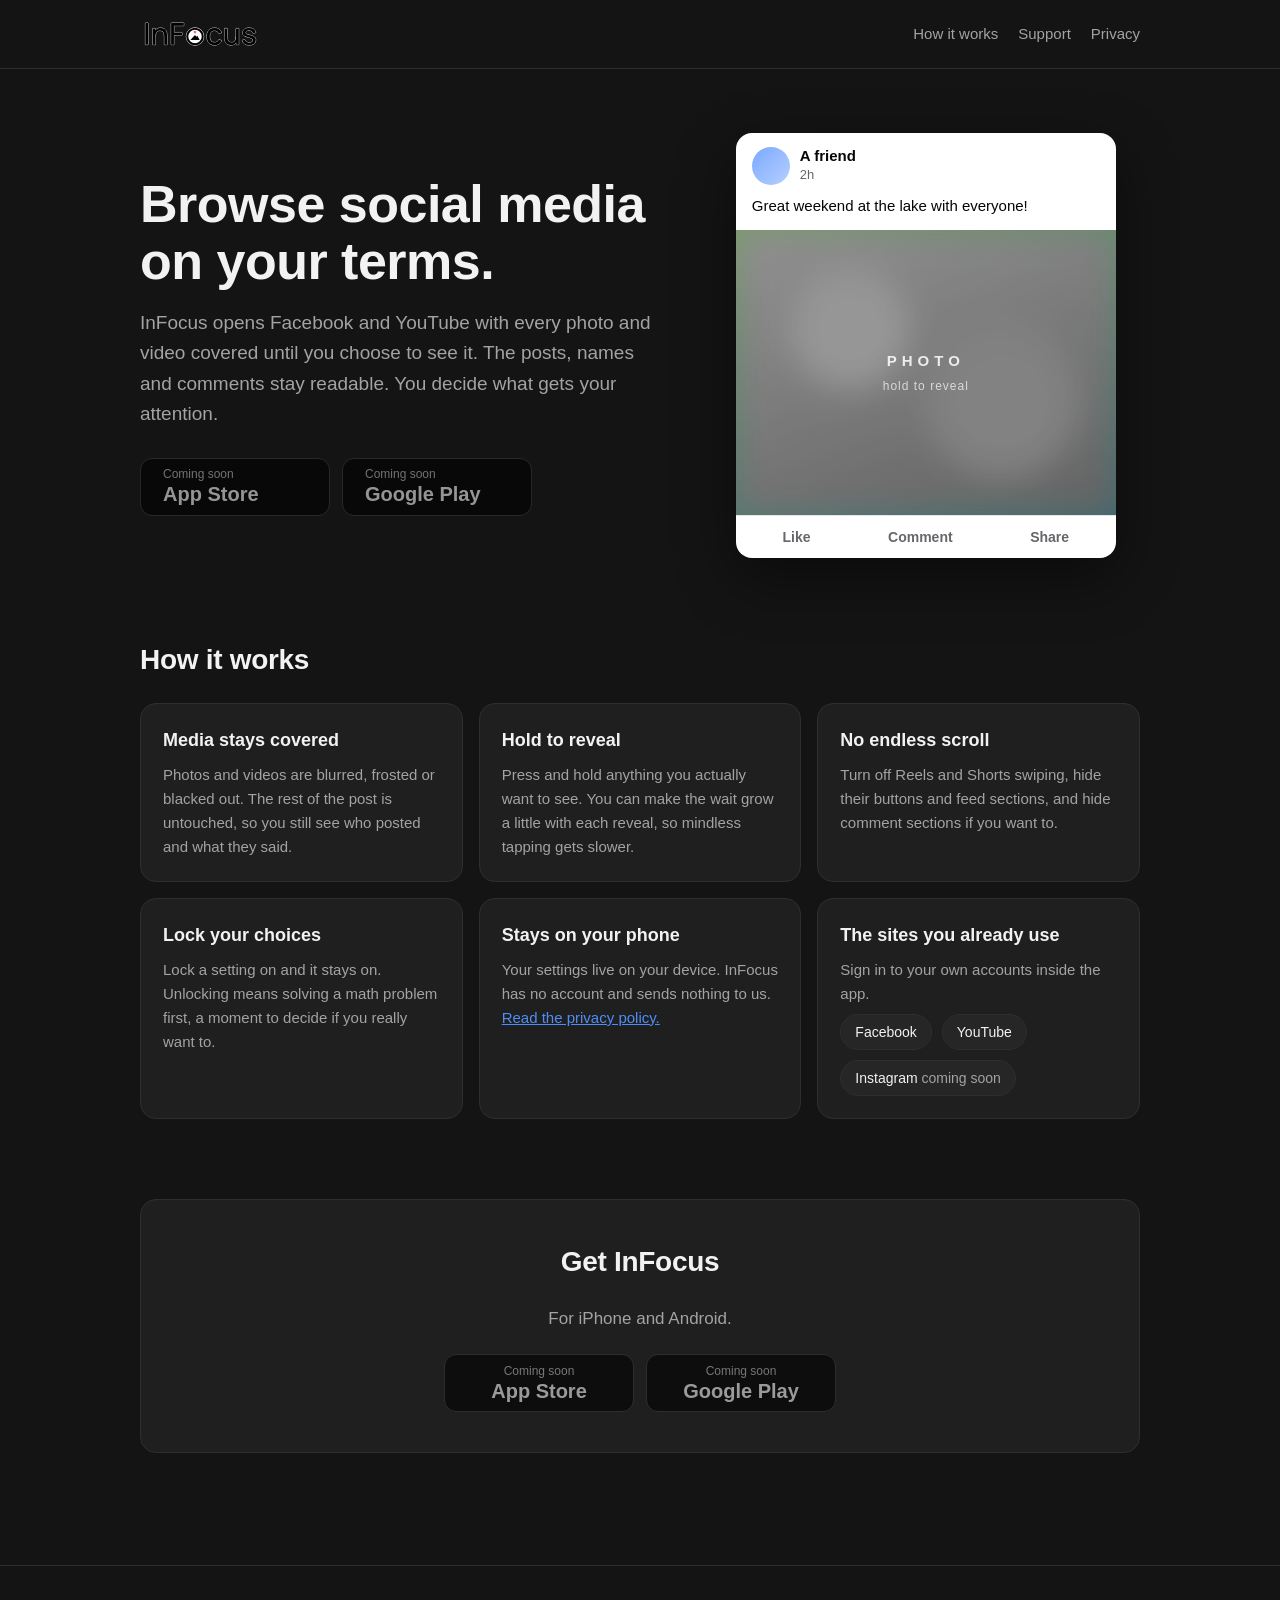
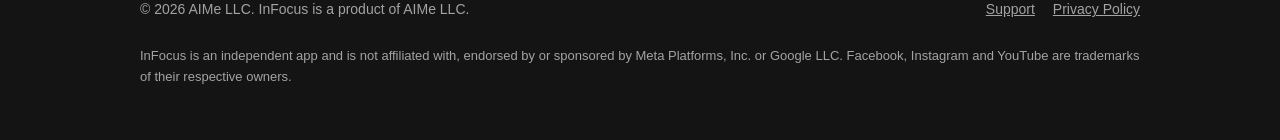
<file: index.html>
<!doctype html>
<html lang="en">
<head>
  <meta charset="utf-8">
  <meta name="viewport" content="width=device-width, initial-scale=1">
  <title>InFocus: browse social media on your terms</title>
  <meta name="description" content="InFocus covers the photos and videos in Facebook and YouTube until you choose to see them, and turns off the endless-scroll features built to keep you hooked.">
  <link rel="icon" type="image/png" sizes="32x32" href="/assets/favicon-32.png">
  <link rel="icon" type="image/png" sizes="192x192" href="/assets/icon-192.png">
  <link rel="apple-touch-icon" sizes="180x180" href="/assets/apple-touch-icon.png">
  <meta property="og:title" content="InFocus">
  <meta property="og:description" content="Browse Facebook and YouTube on your terms. Media stays covered until you choose to see it.">
  <meta property="og:url" content="https://iaminfocus.me/">
  <meta name="theme-color" content="#141414">
  <link rel="stylesheet" href="/assets/style.css">
</head>
<body>
  <header class="site-header">
    <div class="wrap">
      <a class="brand" href="/" aria-label="InFocus home"><img src="/assets/logo.svg" alt="InFocus"></a>
      <nav class="nav" aria-label="Main">
        <a href="/#how" class="hide-sm">How it works</a>
        <a href="/support/">Support</a>
        <a href="/privacy/">Privacy</a>
      </nav>
    </div>
  </header>

  <main>
    <section class="hero">
      <div class="wrap">
        <div>
          <h1>Browse social media on your terms.</h1>
          <p class="lede">InFocus opens Facebook and YouTube with every photo and video covered until you choose to see it. The posts, names and comments stay readable. You decide what gets your attention.</p>
          <div class="store-row">
            <a class="store-btn" data-store="appStore" aria-disabled="true"><span class="store-sub">Download on the</span><span class="store-name">App Store</span></a>
            <a class="store-btn" data-store="googlePlay" aria-disabled="true"><span class="store-sub">Get it on</span><span class="store-name">Google Play</span></a>
          </div>
        </div>

        <div class="demo" aria-label="Example: a post with its photo covered">
          <div class="demo-head">
            <div class="demo-avatar"></div>
            <div><div class="demo-name">A friend</div><div class="demo-time">2h</div></div>
          </div>
          <div class="demo-text">Great weekend at the lake with everyone!</div>
          <div class="demo-media">
            <div class="demo-cover"><b>PHOTO</b><span>hold to reveal</span></div>
          </div>
          <div class="demo-actions"><span>Like</span><span>Comment</span><span>Share</span></div>
        </div>
      </div>
    </section>

    <section id="how">
      <div class="wrap">
        <h2>How it works</h2>
        <div class="grid">
          <div class="card">
            <h3>Media stays covered</h3>
            <p>Photos and videos are blurred, frosted or blacked out. The rest of the post is untouched, so you still see who posted and what they said.</p>
          </div>
          <div class="card">
            <h3>Hold to reveal</h3>
            <p>Press and hold anything you actually want to see. You can make the wait grow a little with each reveal, so mindless tapping gets slower.</p>
          </div>
          <div class="card">
            <h3>No endless scroll</h3>
            <p>Turn off Reels and Shorts swiping, hide their buttons and feed sections, and hide comment sections if you want to.</p>
          </div>
          <div class="card">
            <h3>Lock your choices</h3>
            <p>Lock a setting on and it stays on. Unlocking means solving a math problem first, a moment to decide if you really want to.</p>
          </div>
          <div class="card">
            <h3>Stays on your phone</h3>
            <p>Your settings live on your device. InFocus has no account and sends nothing to us. <a href="/privacy/">Read the privacy policy.</a></p>
          </div>
          <div class="card">
            <h3>The sites you already use</h3>
            <p>Sign in to your own accounts inside the app.</p>
            <div class="sites">
              <span class="pill">Facebook</span>
              <span class="pill">YouTube</span>
              <span class="pill">Instagram <i>coming soon</i></span>
            </div>
          </div>
        </div>
      </div>
    </section>

    <section>
      <div class="wrap">
        <div class="cta">
          <h2>Get InFocus</h2>
          <p>For iPhone and Android.</p>
          <div class="store-row">
            <a class="store-btn" data-store="appStore" aria-disabled="true"><span class="store-sub">Download on the</span><span class="store-name">App Store</span></a>
            <a class="store-btn" data-store="googlePlay" aria-disabled="true"><span class="store-sub">Get it on</span><span class="store-name">Google Play</span></a>
          </div>
        </div>
      </div>
    </section>
  </main>

  <footer class="site-footer">
    <div class="wrap">
      <span>&copy; <span id="year">2026</span> AIMe LLC. InFocus is a product of AIMe LLC.</span>
      <nav aria-label="Footer"><a href="/support/">Support</a><a href="/privacy/">Privacy Policy</a></nav>
      <p class="disclaimer">InFocus is an independent app and is not affiliated with, endorsed by or sponsored by Meta Platforms, Inc. or Google LLC. Facebook, Instagram and YouTube are trademarks of their respective owners.</p>
    </div>
  </footer>

  <script src="/assets/links.js"></script>
  <script src="/assets/site.js"></script>
</body>
</html>
</file>
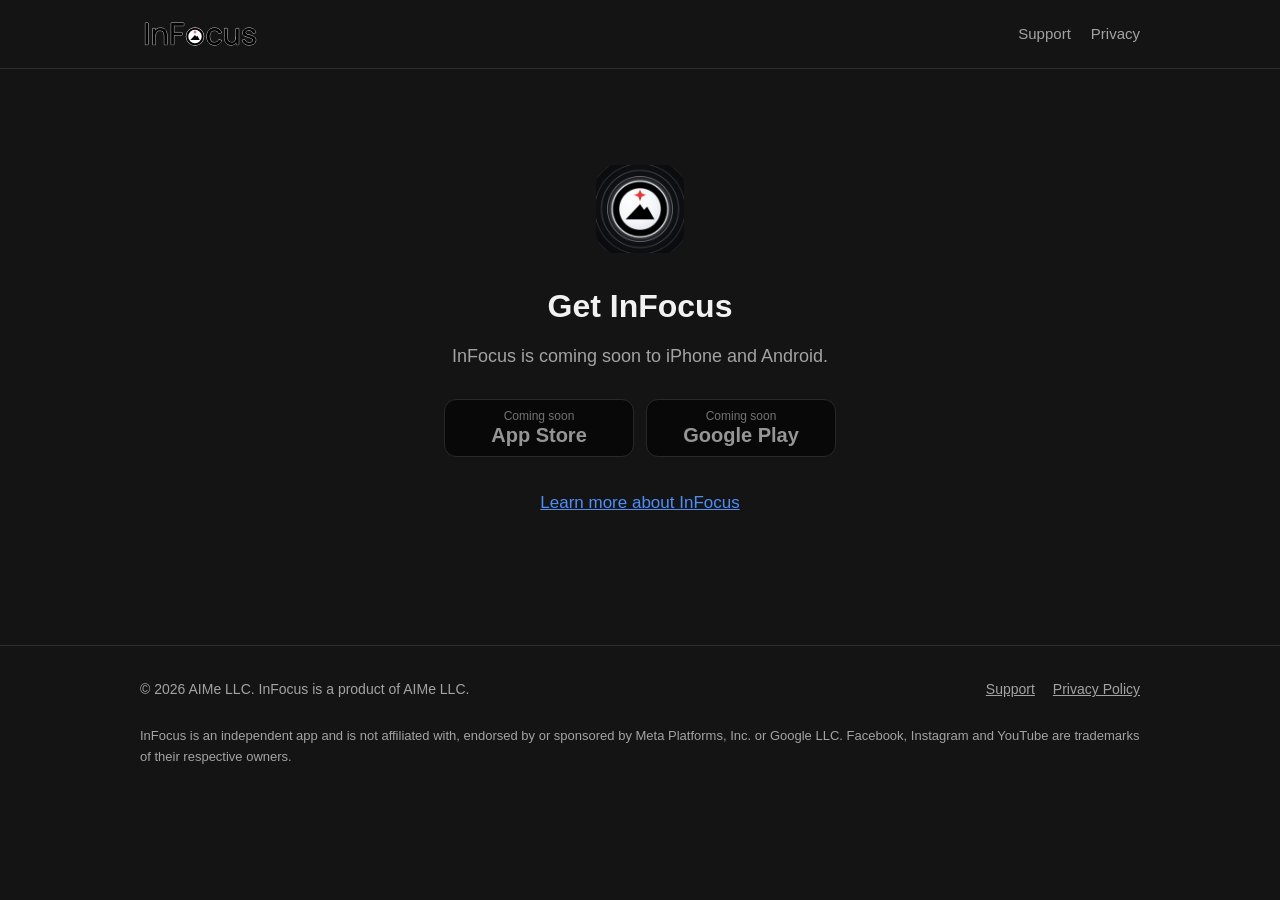
<file: download/index.html>
<!doctype html>
<html lang="en">
<head>
  <meta charset="utf-8">
  <meta name="viewport" content="width=device-width, initial-scale=1">
  <title>Download InFocus</title>
  <meta name="description" content="Download InFocus for iPhone or Android. This link opens the right store for your phone.">
  <link rel="icon" type="image/png" sizes="32x32" href="/assets/favicon-32.png">
  <link rel="icon" type="image/png" sizes="192x192" href="/assets/icon-192.png">
  <link rel="apple-touch-icon" sizes="180x180" href="/assets/apple-touch-icon.png">
  <meta property="og:title" content="Download InFocus">
  <meta property="og:description" content="Browse Facebook and YouTube on your terms. Get InFocus for iPhone or Android.">
  <meta property="og:url" content="https://iaminfocus.me/download/">
  <meta name="theme-color" content="#141414">
  <link rel="stylesheet" href="/assets/style.css">
  <!-- links.js loads in the head so the redirect can fire before the page paints. -->
  <script src="/assets/links.js"></script>
</head>
<body data-download>
  <header class="site-header">
    <div class="wrap">
      <a class="brand" href="/" aria-label="InFocus home"><img src="/assets/logo.svg" alt="InFocus"></a>
      <nav class="nav" aria-label="Main">
        <a href="/support/">Support</a>
        <a href="/privacy/">Privacy</a>
      </nav>
    </div>
  </header>

  <main class="wrap download">
    <img class="mark" src="/assets/icon-192.png" alt="" width="192" height="192">
    <h1>Get InFocus</h1>
    <p id="download-status">Choose your store below.</p>
    <div class="store-row">
      <a class="store-btn" data-store="appStore" aria-disabled="true"><span class="store-sub">Download on the</span><span class="store-name">App Store</span></a>
      <a class="store-btn" data-store="googlePlay" aria-disabled="true"><span class="store-sub">Get it on</span><span class="store-name">Google Play</span></a>
    </div>
    <p style="margin-top:32px"><a href="/">Learn more about InFocus</a></p>
  </main>

  <footer class="site-footer">
    <div class="wrap">
      <span>&copy; <span id="year">2026</span> AIMe LLC. InFocus is a product of AIMe LLC.</span>
      <nav aria-label="Footer"><a href="/support/">Support</a><a href="/privacy/">Privacy Policy</a></nav>
      <p class="disclaimer">InFocus is an independent app and is not affiliated with, endorsed by or sponsored by Meta Platforms, Inc. or Google LLC. Facebook, Instagram and YouTube are trademarks of their respective owners.</p>
    </div>
  </footer>

  <script src="/assets/site.js"></script>
</body>
</html>
</file>
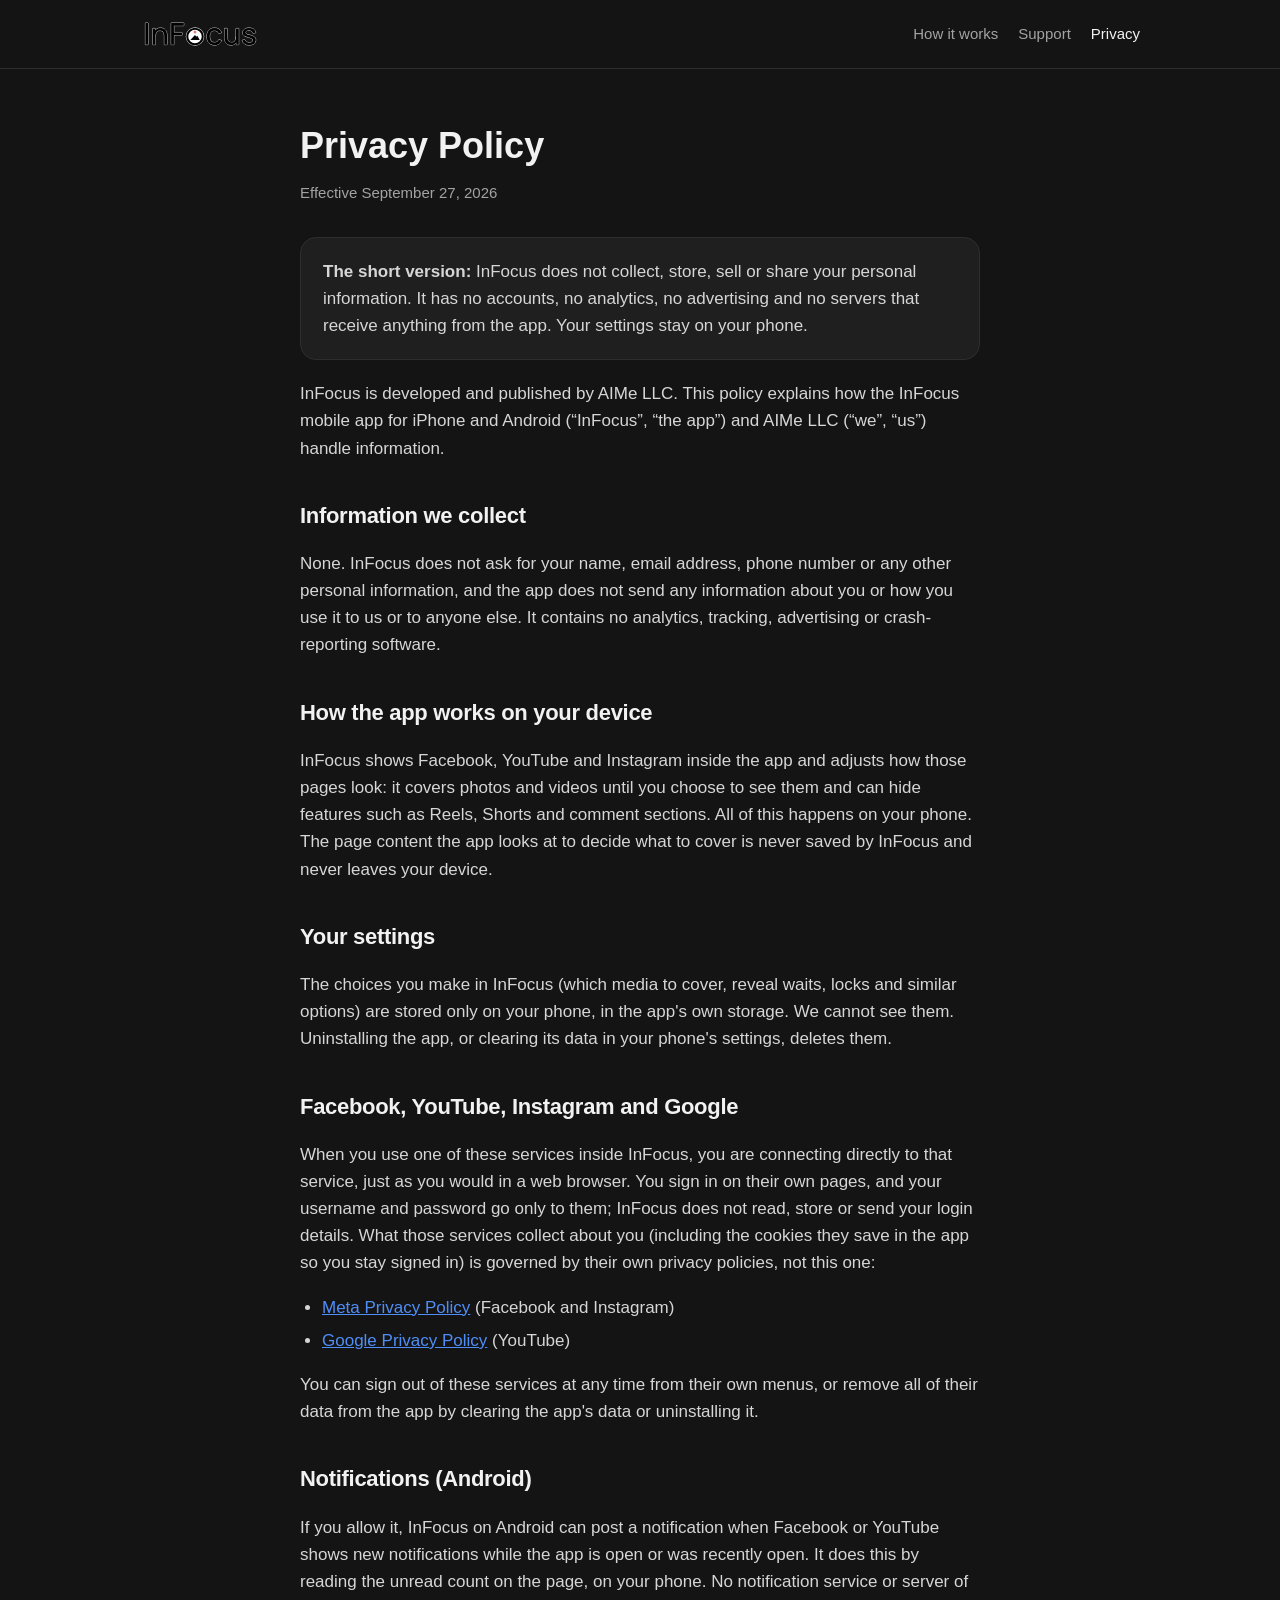
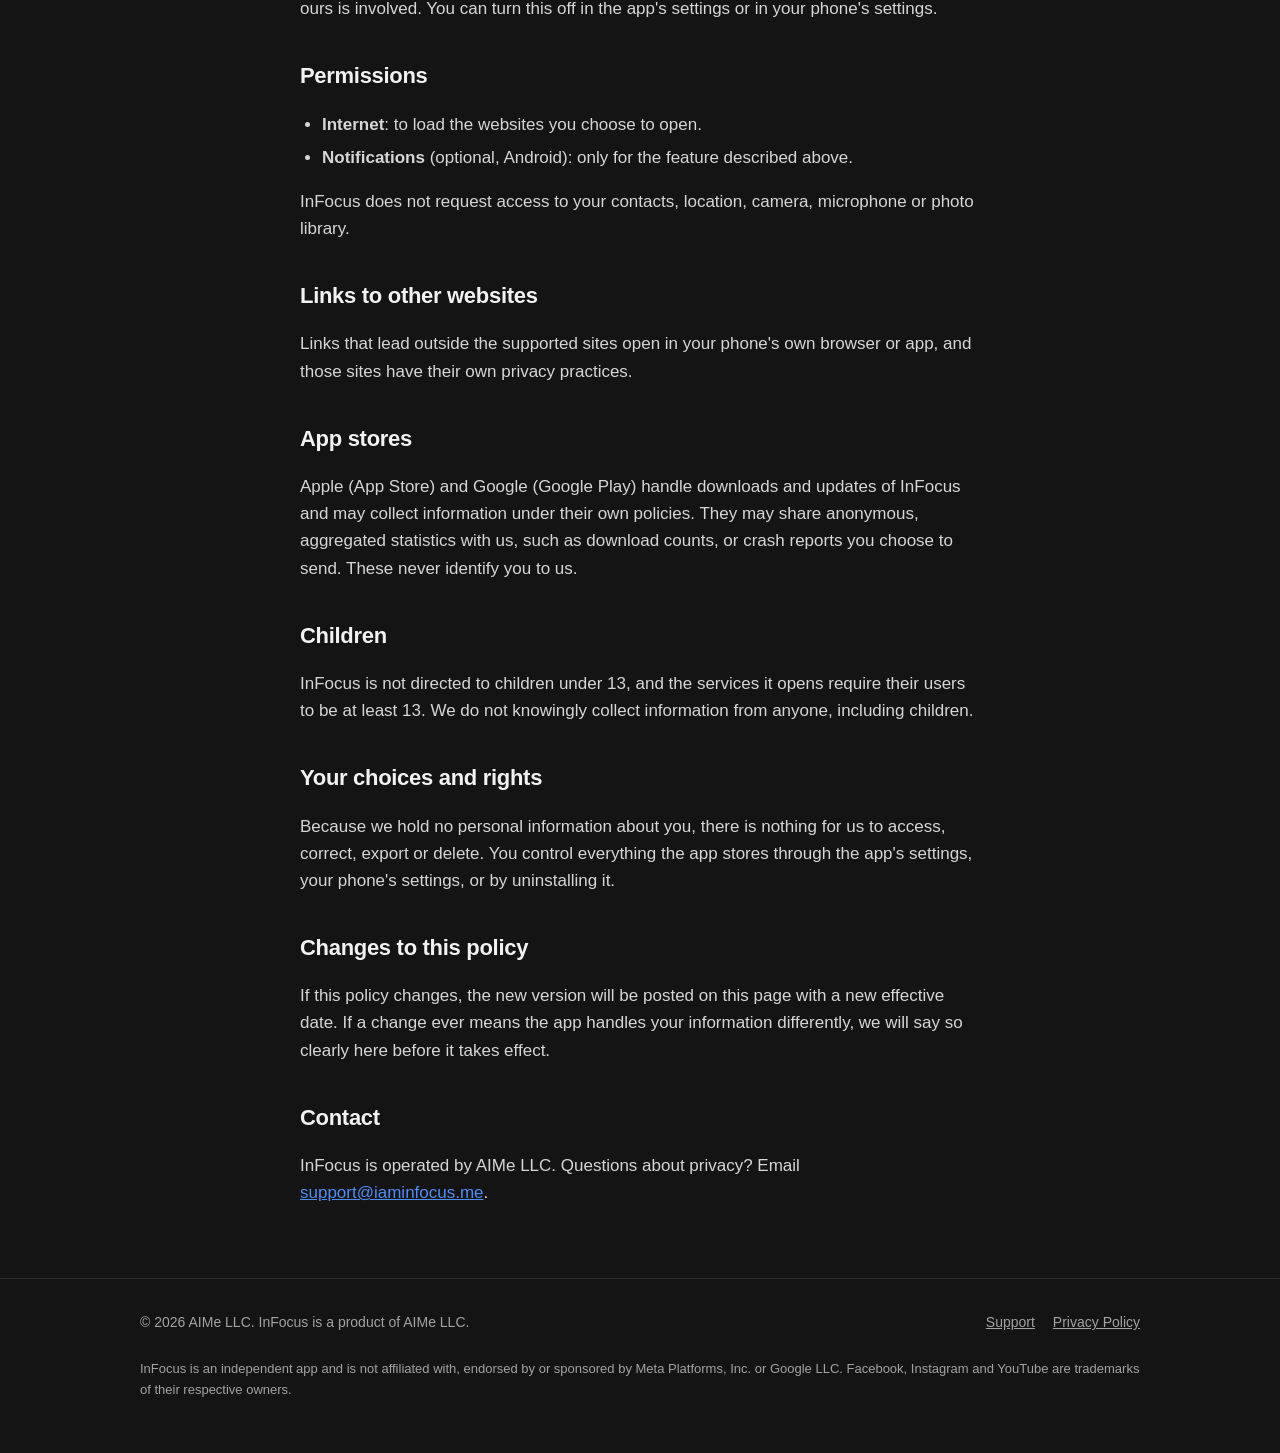
<file: privacy/index.html>
<!doctype html>
<html lang="en">
<head>
  <meta charset="utf-8">
  <meta name="viewport" content="width=device-width, initial-scale=1">
  <title>Privacy Policy | InFocus</title>
  <meta name="description" content="The InFocus privacy policy. InFocus collects no personal information and sends nothing to us.">
  <link rel="icon" type="image/png" sizes="32x32" href="/assets/favicon-32.png">
  <link rel="icon" type="image/png" sizes="192x192" href="/assets/icon-192.png">
  <link rel="apple-touch-icon" sizes="180x180" href="/assets/apple-touch-icon.png">
  <meta name="theme-color" content="#141414">
  <link rel="stylesheet" href="/assets/style.css">
</head>
<body>
  <header class="site-header">
    <div class="wrap">
      <a class="brand" href="/" aria-label="InFocus home"><img src="/assets/logo.svg" alt="InFocus"></a>
      <nav class="nav" aria-label="Main">
        <a href="/#how" class="hide-sm">How it works</a>
        <a href="/support/">Support</a>
        <a href="/privacy/" aria-current="page">Privacy</a>
      </nav>
    </div>
  </header>

  <main class="wrap doc">
    <h1>Privacy Policy</h1>
    <p class="updated">Effective September 27, 2026</p>

    <div class="box">
      <p><strong>The short version:</strong> InFocus does not collect, store, sell or share your personal information. It has no accounts, no analytics, no advertising and no servers that receive anything from the app. Your settings stay on your phone.</p>
    </div>

    <p>InFocus is developed and published by AIMe LLC. This policy explains how the InFocus mobile app for iPhone and Android (&ldquo;InFocus&rdquo;, &ldquo;the app&rdquo;) and AIMe LLC (&ldquo;we&rdquo;, &ldquo;us&rdquo;) handle information.</p>

    <h2>Information we collect</h2>
    <p>None. InFocus does not ask for your name, email address, phone number or any other personal information, and the app does not send any information about you or how you use it to us or to anyone else. It contains no analytics, tracking, advertising or crash-reporting software.</p>

    <h2>How the app works on your device</h2>
    <p>InFocus shows Facebook, YouTube and Instagram inside the app and adjusts how those pages look: it covers photos and videos until you choose to see them and can hide features such as Reels, Shorts and comment sections. All of this happens on your phone. The page content the app looks at to decide what to cover is never saved by InFocus and never leaves your device.</p>

    <h2>Your settings</h2>
    <p>The choices you make in InFocus (which media to cover, reveal waits, locks and similar options) are stored only on your phone, in the app's own storage. We cannot see them. Uninstalling the app, or clearing its data in your phone's settings, deletes them.</p>

    <h2>Facebook, YouTube, Instagram and Google</h2>
    <p>When you use one of these services inside InFocus, you are connecting directly to that service, just as you would in a web browser. You sign in on their own pages, and your username and password go only to them; InFocus does not read, store or send your login details. What those services collect about you (including the cookies they save in the app so you stay signed in) is governed by their own privacy policies, not this one:</p>
    <ul>
      <li><a href="https://www.facebook.com/privacy/policy/" rel="noopener">Meta Privacy Policy</a> (Facebook and Instagram)</li>
      <li><a href="https://policies.google.com/privacy" rel="noopener">Google Privacy Policy</a> (YouTube)</li>
    </ul>
    <p>You can sign out of these services at any time from their own menus, or remove all of their data from the app by clearing the app's data or uninstalling it.</p>

    <h2>Notifications (Android)</h2>
    <p>If you allow it, InFocus on Android can post a notification when Facebook or YouTube shows new notifications while the app is open or was recently open. It does this by reading the unread count on the page, on your phone. No notification service or server of ours is involved. You can turn this off in the app's settings or in your phone's settings.</p>

    <h2>Permissions</h2>
    <ul>
      <li><strong>Internet</strong>: to load the websites you choose to open.</li>
      <li><strong>Notifications</strong> (optional, Android): only for the feature described above.</li>
    </ul>
    <p>InFocus does not request access to your contacts, location, camera, microphone or photo library.</p>

    <h2>Links to other websites</h2>
    <p>Links that lead outside the supported sites open in your phone's own browser or app, and those sites have their own privacy practices.</p>

    <h2>App stores</h2>
    <p>Apple (App Store) and Google (Google Play) handle downloads and updates of InFocus and may collect information under their own policies. They may share anonymous, aggregated statistics with us, such as download counts, or crash reports you choose to send. These never identify you to us.</p>

    <h2>Children</h2>
    <p>InFocus is not directed to children under 13, and the services it opens require their users to be at least 13. We do not knowingly collect information from anyone, including children.</p>

    <h2>Your choices and rights</h2>
    <p>Because we hold no personal information about you, there is nothing for us to access, correct, export or delete. You control everything the app stores through the app's settings, your phone's settings, or by uninstalling it.</p>

    <h2>Changes to this policy</h2>
    <p>If this policy changes, the new version will be posted on this page with a new effective date. If a change ever means the app handles your information differently, we will say so clearly here before it takes effect.</p>

    <h2>Contact</h2>
    <p>InFocus is operated by AIMe LLC. Questions about privacy? Email <a href="mailto:support@iaminfocus.me">support@iaminfocus.me</a>.</p>
  </main>

  <footer class="site-footer">
    <div class="wrap">
      <span>&copy; <span id="year">2026</span> AIMe LLC. InFocus is a product of AIMe LLC.</span>
      <nav aria-label="Footer"><a href="/support/">Support</a><a href="/privacy/">Privacy Policy</a></nav>
      <p class="disclaimer">InFocus is an independent app and is not affiliated with, endorsed by or sponsored by Meta Platforms, Inc. or Google LLC. Facebook, Instagram and YouTube are trademarks of their respective owners.</p>
    </div>
  </footer>

  <script src="/assets/links.js"></script>
  <script src="/assets/site.js"></script>
</body>
</html>
</file>
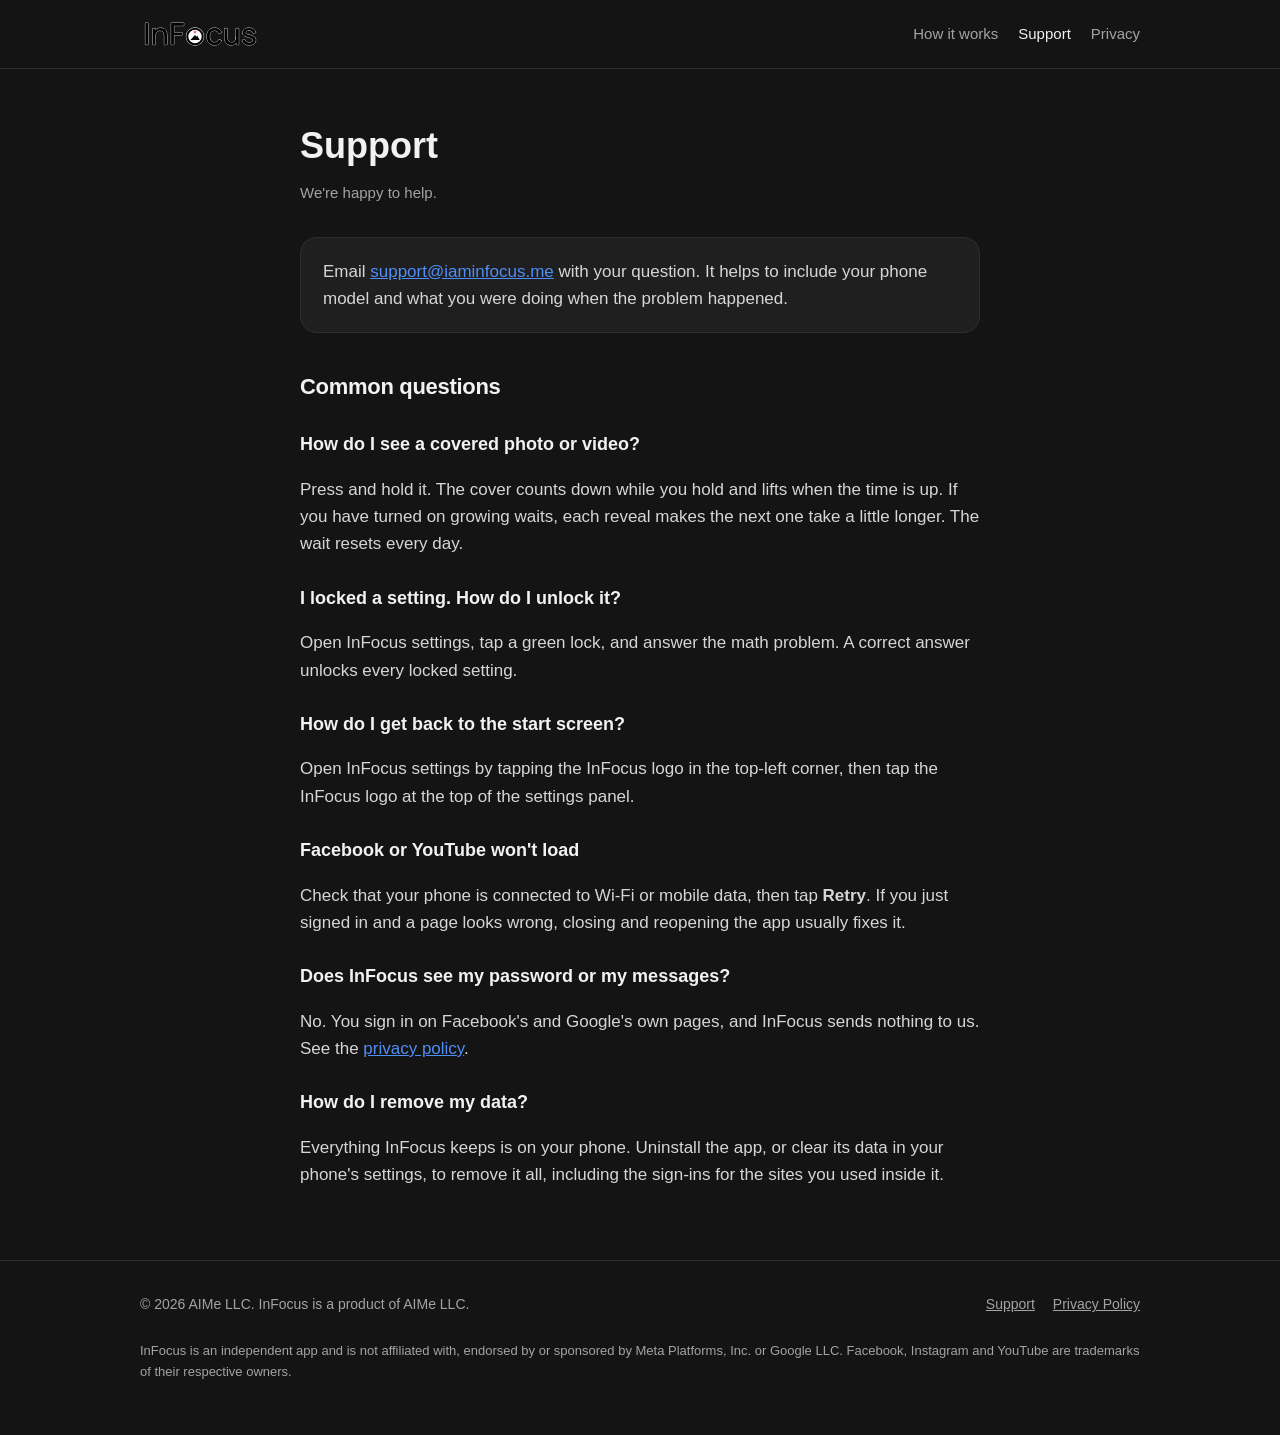
<file: support/index.html>
<!doctype html>
<html lang="en">
<head>
  <meta charset="utf-8">
  <meta name="viewport" content="width=device-width, initial-scale=1">
  <title>Support | InFocus</title>
  <meta name="description" content="Help with the InFocus app: contact, common questions and how to get unstuck.">
  <link rel="icon" type="image/png" sizes="32x32" href="/assets/favicon-32.png">
  <link rel="icon" type="image/png" sizes="192x192" href="/assets/icon-192.png">
  <link rel="apple-touch-icon" sizes="180x180" href="/assets/apple-touch-icon.png">
  <meta name="theme-color" content="#141414">
  <link rel="stylesheet" href="/assets/style.css">
</head>
<body>
  <header class="site-header">
    <div class="wrap">
      <a class="brand" href="/" aria-label="InFocus home"><img src="/assets/logo.svg" alt="InFocus"></a>
      <nav class="nav" aria-label="Main">
        <a href="/#how" class="hide-sm">How it works</a>
        <a href="/support/" aria-current="page">Support</a>
        <a href="/privacy/">Privacy</a>
      </nav>
    </div>
  </header>

  <main class="wrap doc">
    <h1>Support</h1>
    <p class="updated">We're happy to help.</p>

    <div class="box">
      <p>Email <a href="mailto:support@iaminfocus.me">support@iaminfocus.me</a> with your question. It helps to include your phone model and what you were doing when the problem happened.</p>
    </div>

    <h2>Common questions</h2>

    <h3>How do I see a covered photo or video?</h3>
    <p>Press and hold it. The cover counts down while you hold and lifts when the time is up. If you have turned on growing waits, each reveal makes the next one take a little longer. The wait resets every day.</p>

    <h3>I locked a setting. How do I unlock it?</h3>
    <p>Open InFocus settings, tap a green lock, and answer the math problem. A correct answer unlocks every locked setting.</p>

    <h3>How do I get back to the start screen?</h3>
    <p>Open InFocus settings by tapping the InFocus logo in the top-left corner, then tap the InFocus logo at the top of the settings panel.</p>

    <h3>Facebook or YouTube won't load</h3>
    <p>Check that your phone is connected to Wi-Fi or mobile data, then tap <strong>Retry</strong>. If you just signed in and a page looks wrong, closing and reopening the app usually fixes it.</p>

    <h3>Does InFocus see my password or my messages?</h3>
    <p>No. You sign in on Facebook's and Google's own pages, and InFocus sends nothing to us. See the <a href="/privacy/">privacy policy</a>.</p>

    <h3>How do I remove my data?</h3>
    <p>Everything InFocus keeps is on your phone. Uninstall the app, or clear its data in your phone's settings, to remove it all, including the sign-ins for the sites you used inside it.</p>
  </main>

  <footer class="site-footer">
    <div class="wrap">
      <span>&copy; <span id="year">2026</span> AIMe LLC. InFocus is a product of AIMe LLC.</span>
      <nav aria-label="Footer"><a href="/support/">Support</a><a href="/privacy/">Privacy Policy</a></nav>
      <p class="disclaimer">InFocus is an independent app and is not affiliated with, endorsed by or sponsored by Meta Platforms, Inc. or Google LLC. Facebook, Instagram and YouTube are trademarks of their respective owners.</p>
    </div>
  </footer>

  <script src="/assets/links.js"></script>
  <script src="/assets/site.js"></script>
</body>
</html>
</file>
<file: assets/style.css>
:root {
  --bg: #141414;
  --panel: #1f1f1f;
  --panel-2: #262626;
  --line: #2e2e2e;
  --text: #f2f2f2;
  --muted: #a3a3a3;
  --accent: #4f8ef7;
  --accent-ink: #0b1a33;
  --radius: 16px;
  --max: 1040px;
}

* { box-sizing: border-box; }

html { -webkit-text-size-adjust: 100%; }

body {
  margin: 0;
  background: var(--bg);
  color: var(--text);
  font: 17px/1.6 -apple-system, BlinkMacSystemFont, "Segoe UI", Roboto, "Helvetica Neue", Arial, sans-serif;
}

a { color: var(--accent); }
a:hover { text-decoration: none; }

.wrap { max-width: var(--max); margin: 0 auto; padding: 0 20px; }

/* ---- header / footer ---- */
.site-header { border-bottom: 1px solid var(--line); }
.site-header .wrap { display: flex; align-items: center; justify-content: space-between; height: 68px; gap: 16px; }
.brand { display: flex; align-items: center; }
.brand img { height: 28px; width: auto; display: block; }
.nav { display: flex; gap: 20px; font-size: 15px; }
.nav a { color: var(--muted); text-decoration: none; }
.nav a:hover, .nav a[aria-current="page"] { color: var(--text); }

.site-footer { border-top: 1px solid var(--line); margin-top: 72px; padding: 32px 0 40px; color: var(--muted); font-size: 14px; }
.site-footer .wrap { display: flex; flex-wrap: wrap; justify-content: space-between; gap: 12px 24px; }
.site-footer nav { display: flex; gap: 18px; }
.site-footer a { color: var(--muted); }
.disclaimer { flex-basis: 100%; font-size: 13px; }

/* ---- hero ---- */
.hero { padding: 64px 0 40px; }
.hero .wrap { display: grid; grid-template-columns: 1.1fr 0.9fr; gap: 48px; align-items: center; }
.hero h1 { font-size: clamp(34px, 5vw, 52px); line-height: 1.1; margin: 0 0 18px; letter-spacing: -0.5px; }
.hero p.lede { font-size: 19px; color: var(--muted); margin: 0 0 28px; max-width: 34em; }

/* ---- store buttons ---- */
.store-row { display: flex; flex-wrap: wrap; gap: 12px; }
.store-btn {
  display: inline-flex; flex-direction: column; justify-content: center;
  min-width: 190px; min-height: 58px; padding: 8px 22px;
  border-radius: 12px; border: 1px solid #3a3a3a;
  background: #000; color: #fff; text-decoration: none; line-height: 1.2;
}
.store-btn:hover { border-color: #5a5a5a; }
.store-sub { font-size: 12px; color: #bdbdbd; }
.store-name { font-size: 20px; font-weight: 600; }
.store-btn.is-soon { opacity: 0.55; cursor: default; }
.store-btn.is-soon:hover { border-color: #3a3a3a; }

/* ---- demo card: what a covered post looks like ---- */
.demo {
  background: #fff; color: #050505; border-radius: var(--radius);
  box-shadow: 0 20px 60px rgba(0, 0, 0, 0.45); overflow: hidden; max-width: 380px; justify-self: center; width: 100%;
}
.demo-head { display: flex; align-items: center; gap: 10px; padding: 14px 16px 8px; }
.demo-avatar { width: 38px; height: 38px; border-radius: 50%; background: linear-gradient(135deg, #7aa8ff, #b7d0ff); }
.demo-name { font-weight: 600; font-size: 15px; line-height: 1.2; }
.demo-time { font-size: 13px; color: #65676b; }
.demo-text { padding: 0 16px 12px; font-size: 15px; }
.demo-media { position: relative; aspect-ratio: 4 / 3; background:
  radial-gradient(circle at 30% 35%, #f6b26b 0 18%, transparent 19%),
  radial-gradient(circle at 70% 60%, #6fa8dc 0 24%, transparent 25%),
  linear-gradient(160deg, #93c47d, #45818e); }
.demo-cover {
  position: absolute; inset: 0; display: flex; flex-direction: column; align-items: center; justify-content: center;
  backdrop-filter: blur(16px) grayscale(100%); -webkit-backdrop-filter: blur(16px) grayscale(100%);
  background: rgba(40, 40, 40, 0.25); color: #fff; text-align: center;
}
.demo-cover b { font-size: 15px; letter-spacing: 5px; opacity: 0.85; }
.demo-cover span { font-size: 12px; letter-spacing: 1px; opacity: 0.7; margin-top: 4px; }
.demo-actions { display: flex; justify-content: space-around; padding: 10px 8px; font-size: 14px; color: #65676b; font-weight: 600; border-top: 1px solid #e4e6eb; }

/* ---- sections ---- */
section { padding: 40px 0; }
h2 { font-size: 28px; margin: 0 0 20px; letter-spacing: -0.3px; }
.grid { display: grid; grid-template-columns: repeat(3, 1fr); gap: 16px; }
.card { background: var(--panel); border: 1px solid var(--line); border-radius: var(--radius); padding: 22px; }
.card h3 { margin: 0 0 8px; font-size: 18px; }
.card p { margin: 0; color: var(--muted); font-size: 15px; }
.sites { display: flex; flex-wrap: wrap; gap: 10px; margin-top: 8px; }
.pill { background: var(--panel-2); border: 1px solid var(--line); border-radius: 999px; padding: 6px 14px; font-size: 14px; }
.pill i { font-style: normal; color: var(--muted); }

.cta { text-align: center; background: var(--panel); border: 1px solid var(--line); border-radius: var(--radius); padding: 40px 20px; }
.cta p { color: var(--muted); margin: 0 0 22px; }
.cta .store-row { justify-content: center; }

/* ---- document pages (privacy, support) ---- */
.doc { max-width: 720px; padding-top: 48px; }
.doc h1 { font-size: 36px; margin: 0 0 6px; }
.doc .updated { color: var(--muted); margin: 0 0 32px; font-size: 15px; }
.doc h2 { font-size: 22px; margin: 36px 0 10px; }
.doc h3 { font-size: 18px; margin: 26px 0 6px; }
.doc p, .doc li { color: #d6d6d6; }
.doc ul { padding-left: 22px; }
.doc li { margin: 6px 0; }
.box { background: var(--panel); border: 1px solid var(--line); border-radius: var(--radius); padding: 20px 22px; margin: 20px 0; }
.box p { margin: 0; }

/* ---- download page ---- */
.download { text-align: center; padding: 96px 0 40px; }
.download img.mark { width: 88px; height: 88px; margin-bottom: 20px; }
.download h1 { margin: 0 0 10px; font-size: 32px; }
.download #download-status { color: var(--muted); font-size: 18px; margin: 0 0 28px; min-height: 1.6em; }
.download .store-row { justify-content: center; }

@media (max-width: 820px) {
  .hero .wrap { grid-template-columns: 1fr; gap: 36px; }
  .grid { grid-template-columns: 1fr; }
  .nav { gap: 14px; }
}
@media (max-width: 420px) {
  .store-btn { min-width: 0; flex: 1 1 100%; }
  .nav a.hide-sm { display: none; }
}
</file>
